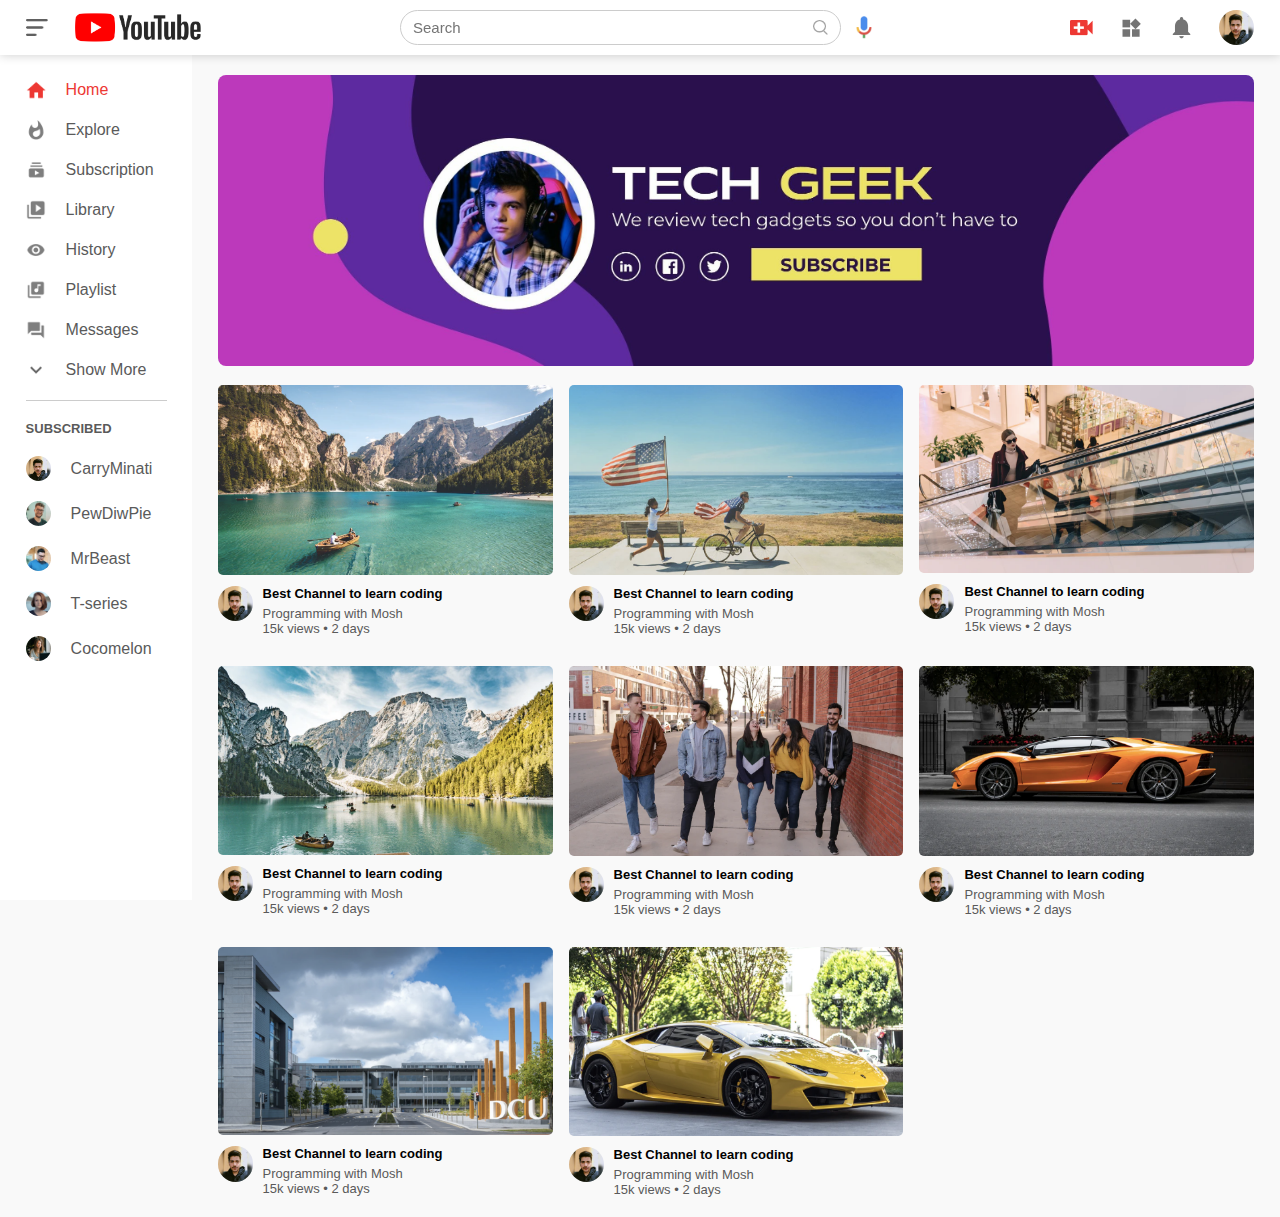
<file: index.html>
<!DOCTYPE html>
<html>

<head>
    <meta charset="utf-8">
    <meta http-equiv="X-UA-Compatible" content="IE=edge">
    <title> Youtube Clone </title>
    <meta name="description" content="">
    <meta name="viewport" content="width=device-width, initial-scale=1">
    <link rel="stylesheet" href="style.css">
</head>

<body>
    <!-- Top bar -->
    <nav class="flex-div">
        <div class="nav-left flex-div">
            <img src="images/menu.png" class="menu-icon">
            <img src="images/logo.png" class="logo">
        </div>

        <div class="nav-middle flex-div">
            <div class="search-box flex-div">
                <input type="text" placeholder="Search">
                <img src="images/search.png">
            </div>
            <img src="images/voice-search.png" class="mic-icon">
        </div>

        <div class="nav-right flex-div">
            <img src="images/upload.png">
            <img src="images/more.png">
            <img src="images/notification.png">
            <img src="images/Jack.jpg" class="user-icon">
        </div>
    </nav>

    <!-- Side bar -->
    <div class="side-bar">
        <div class="shortcut-links">
            <a href=""><img src="images/home.png"><p>Home</p></a>
            <a href=""><img src="images/explore.png"><p>Explore</p></a>
            <a href=""><img src="images/subscriprion.png"><p>Subscription</p></a>
            <a href=""><img src="images/library.png"><p>Library</p></a>
            <a href=""><img src="images/history.png"><p>History</p></a>
            <a href=""><img src="images/playlist.png"><p>Playlist</p></a>
            <a href=""><img src="images/messages.png"><p>Messages</p></a>
            <a href=""><img src="images/show-more.png"><p>Show More</p></a>
            <hr>
        </div>
        <div class="subscribed-list">
            <h3>SUBSCRIBED</h3>
            <a href=""><img src="images/Jack.jpg"><p>CarryMinati</p></a>
            <a href=""><img src="images/simon.png"><p>PewDiwPie</p></a>
            <a href=""><img src="images/tom.png"><p>MrBeast</p></a>
            <a href=""><img src="images/megan.png"><p>T-series</p></a>
            <a href=""><img src="images/cameron.png"><p>Cocomelon</p></a>
        </div>
    </div>

    <!-- Main Content -->
    <div class="container">
        <div class="banner">
            <img src="images/banner.jpg">
        </div>
        <div class="list-container">
            <div class="vid-list">
                <a href="play-video.html"><img src="images/thumbnail1.png" class="thumbnail"></a>
                <div class="flex-div">
                    <img src="images/Jack.jpg">
                    <div class="vid-info">
                        <a href="play-video.html">Best Channel to learn coding</a>
                        <p>Programming with Mosh</p>
                        <p>15k views &bull; 2 days</p>
                    </div>
                </div>
            </div>
            <div class="vid-list">
                <a href="play-video.html"><img src="images/thumbnail2.png" class="thumbnail"></a>
                <div class="flex-div">
                    <img src="images/Jack.jpg">
                    <div class="vid-info">
                        <a href="">Best Channel to learn coding</a>
                        <p>Programming with Mosh</p>
                        <p>15k views &bull; 2 days</p>
                    </div>
                </div>
            </div>
            <div class="vid-list">
                <a href="play-video.html"><img src="images/thumbnail3.png" class="thumbnail"></a>
                <div class="flex-div">
                    <img src="images/Jack.jpg">
                    <div class="vid-info">
                        <a href="play-video.html">Best Channel to learn coding</a>
                        <p>Programming with Mosh</p>
                        <p>15k views &bull; 2 days</p>
                    </div>
                </div>
            </div>
            <div class="vid-list">
                <a href="play-video.html"><img src="images/thumbnail4.png" class="thumbnail"></a>
                <div class="flex-div">
                    <img src="images/Jack.jpg">
                    <div class="vid-info">
                        <a href="play-video.html">Best Channel to learn coding</a>
                        <p>Programming with Mosh</p>
                        <p>15k views &bull; 2 days</p>
                    </div>
                </div>
            </div>
            <div class="vid-list">
                <a href="play-video.html"><img src="images/thumbnail5.png" class="thumbnail"></a>
                <div class="flex-div">
                    <img src="images/Jack.jpg">
                    <div class="vid-info">
                        <a href="play-video.html">Best Channel to learn coding</a>
                        <p>Programming with Mosh</p>
                        <p>15k views &bull; 2 days</p>
                    </div>
                </div>
            </div>
            <div class="vid-list">
                <a href="play-video.html"><img src="images/thumbnail6.png" class="thumbnail"></a>
                <div class="flex-div">
                    <img src="images/Jack.jpg">
                    <div class="vid-info">
                        <a href="play-video.html">Best Channel to learn coding</a>
                        <p>Programming with Mosh</p>
                        <p>15k views &bull; 2 days</p>
                    </div>
                </div>
            </div>
            <div class="vid-list">
                <a href="play-video.html"><img src="images/thumbnail7.png" class="thumbnail"></a>
                <div class="flex-div">
                    <img src="images/Jack.jpg">
                    <div class="vid-info">
                        <a href="play-video.html">Best Channel to learn coding</a>
                        <p>Programming with Mosh</p>
                        <p>15k views &bull; 2 days</p>
                    </div>
                </div>
            </div>
            <div class="vid-list">
                <a href="play-video.html"><img src="images/thumbnail8.png" class="thumbnail"></a>
                <div class="flex-div">
                    <img src="images/Jack.jpg">
                    <div class="vid-info">
                        <a href="play-video.html">Best Channel to learn coding</a>
                        <p>Programming with Mosh</p>
                        <p>15k views &bull; 2 days</p>
                    </div>
                </div>
            </div>
        </div>
    </div>
    
    <script src="script.js"></script>
</body>

</html>
</file>
<file: style.css>
*{
    margin: 0;
    padding: 0;
    font-family: 'Lucida Sans', 'Lucida Sans Regular', 'Lucida Grande', 'Lucida Sans Unicode', Geneva, Verdana, sans-serif;
    box-sizing: border-box;
}

a{
    text-decoration: none;
    color: #5a5a5a;
}

img{
    cursor: pointer;
}

.flex-div{
    display: flex;
    align-items: center;
}

nav{
    padding: 10px 2%;
    justify-content: space-between;
    box-shadow: 0 0 10px rgba(0,0,0,0.2);
    background: #fff;
    position: sticky;
    top: 0;
    z-index: 10;
}

.nav-right img{
    width: 25px;
    margin-right: 25px;   
}

.nav-right .user-icon{
    width: 35px;
    border-radius: 50%;
    margin-right: 0;
}

.nav-left .menu-icon{
    width: 22px;
    margin-right: 25px;
}

.nav-left .logo{
    width: 130px;
}

.nav-middle .mic-icon{
    width: 16px;
}

.nav-middle .search-box{
    border: 1px solid #ccc;
    margin-right: 15px;
    padding: 8px 12px;
    border-radius: 25px;
}

.nav-middle .search-box input{
    width: 400px;
    border: 0;
    outline: 0;
    font-size: 15px;
    background: transparent;
}

.nav-middle .search-box img{
    width: 15px;
}


/* Side bar */

.side-bar{
    background: #fff;
    width: 15%;
    height: 100vh;
    position: fixed;
    top: 0;
    padding-left: 2%;
    padding-top: 80px;
}

.shortcut-links a img{
    width: 20px;
    margin-right: 20px;
}

.shortcut-links a{
    display: flex;
    align-items: center;
    margin-bottom: 20px;
    width: fit-content;
    flex-wrap: wrap;
}

.shortcut-links a:first-child{
    color: #ed3833;
}

.side-bar hr{
    border: 0;
    height: 1px;
    background: #ccc;
    width: 85%;
}

.subscribed-list h3{
    font-size: 13px;
    margin: 20px 0;
    color: #5a5a5a;
}

.subscribed-list a{
    display: flex;
    align-items: center;
    margin-bottom: 20px;
    width: fit-content;
    flex-wrap: wrap;
}

.subscribed-list a img{
    width: 25px;
    border-radius: 50%;
    margin-right: 20px;
}

.small-side-bar{
    width: 5%;
}

.small-side-bar a p{
    display: none;
}

.small-side-bar h3{
    display: none;
}

.small-side-bar hr{
    width: 50%;
    margin-bottom: 25px;
}


/* Main Content */

.container{
    background: #f9f9f9;
    padding-left: 17%;
    padding-right: 2%;
    padding-top: 20px;
    padding-bottom: 20px;
}

.large-container{
    padding-left: 7%;
}

.banner{
    width: 100%;
}

.banner img{
    width: 100%;
    border-radius: 8px;
}

.list-container{
    display: grid;
    grid-template-columns: repeat(auto-fit, minmax(250px, 1fr));
    grid-column-gap: 16px;
    grid-row-gap: 30px;
    margin-top: 15px;
}

.vid-list .thumbnail{
    width: 100%;
    border-radius: 5px;
}

.vid-list .flex-div{
    align-items: flex-start;
    margin-top: 7px;
}

.vid-list .flex-div img{
    width: 35px;
    margin-right: 10px;
    border-radius: 50%;
}

.vid-info{
    color: #5a5a5a;
    font-size: 13px;
}

.vid-info a{
    color: #000;
    font-weight: 600;
    display: block;
    margin-bottom: 5px;
}

@media (max-width:900px){
    .menu-icon{
        display: none;
    }
    .side-bar{
        display: none;
    }
    .container, .large-container{
        padding-left: 5%;
        padding-right: 5%;
    }
    .nav-right img{
        display: none;
    }
    .nav-right .user-icon{
        display: block;
        width: 30px;
    }
    .nav-middle .search-box input{
        width: 100px;
    }
    .nav-middle .mic-icon{
        display: none;
    }
    .logo{
        width: 90px;
    }
}


/* Play video page */

.play-container{
    padding-left: 2%;
}

.row{
    display: flex;
    justify-content: space-between;
    flex-wrap:wrap;
}

.play-video{
    flex-basis: 69%;
}

.right-sidebar{
    flex-basis: 30%;
}

.play-video video{
    width: 100%;
}

.side-video-list{
    display: flex;
    justify-content: space-between;
    margin-bottom: 8px;
}
.side-video-list img{
    width: 100%;
}

.side-video-list .small-thumbnail{
    flex-basis: 49%;
}

.side-video-list .vid-info{
    flex-basis: 49%;
}

.play-video .tags a{
    color: #0000ff;
    font-size: 13px;
}

.play-video h3{
    font-weight: 600;
    font-size: 22px;
}

.play-video .play-video-info{
    display: flex;
    justify-content: space-between;
    align-items: center;
    flex-wrap: wrap;
    margin-top: 10px;
    font-size: 14px;
    color: #5a5a5a;
}

.play-video .play-video-info a img{
    width: 20px;
    margin-right: 8px;
}

.play-video .play-video-info a{
    display: inline-flex;
    align-items:center;
    margin-left: 15px;
}

.play-video hr{
    border: 0;
    height: 1px;
    background: #ccc;
    margin: 10px 0;
}

.publisher{
    display: flex;
    align-items: center;
    margin-top: 20px;
}

.publisher div{
    flex:1;
    line-height: 18px;
}

.publisher img{
    width: 40px;
    border-radius: 50%;
    margin-right: 15px;
}

.publisher div p{
    color: #000;
    font-weight: 600;
    font-size: 18px;
}

.publisher div span{
    font-size: 13px;
    color: #5a5a5a;
}

.publisher button{
    background: red;
    color: #fff;
    padding: 8px 30px;
    border: 0;
    outline: 0;
    border-radius: 4px;
    cursor: pointer;
}

.vid-description{
    padding-left: 55px;
    margin: 15px 0;
}

.vid-description p{
    font-size: 14px;
    margin-bottom: 5px;
    color: #5a5a5a;
}

.vid-description h4{
    font-size: 14px;
    color: #5a5a5a;
    margin-top: 15px;
}

.add-comment{
    display: flex;
    align-items: center;
    margin:30px 0;
}

.add-comment img{
    width: 35px;
    border-radius: 50%;
    margin-right: 15px;
}

.add-comment input{
    border: 0;
    outline: 0;
    border-bottom: 1px solid #ccc;
    width: 100%;
    padding-top: 10px;
    background: transparent;
}

.old-comment{
    display: flex;
    align-items: center;
    margin: 20px 0;
}

.old-comment img{
    width: 35px;
    border-radius: 50%;
    margin-right: 15px;
}

.old-comment h3{
    font-size: 14px;
    margin-bottom: 2px;
}

.old-comment h3 span{
    font-size: 12px;
    color: #5a5a5a;
    font-weight: 500;
    margin-left: 8px;
}

.old-comment .comment-action{
    display: flex;
    align-items: center;
    margin: 8px 0;
    font-size: 14px;
}

.old-comment .comment-action img{
    border-radius: 0;
    width: 20px;
    margin-right: 8px;
}

.old-comment .comment-action span{
    margin-right: 20px;
    color: #5a5a5a;
}

.old-comment .comment-action a{
    color: #0000ff;
}

@media (max-width:900px){
    .play-video{
        flex-basis: 100%;
    }
    .right-sidebar{
        flex-basis: 100%;
    }
    .play-container{
        padding: 5%;
    }
    .vid-description{
        padding-left: 0;
    }
    .play-video .play-video-info a{
        margin-left: 0;
        margin-right: 15px;
        margin-top: 15px;
    }
}
</file>
